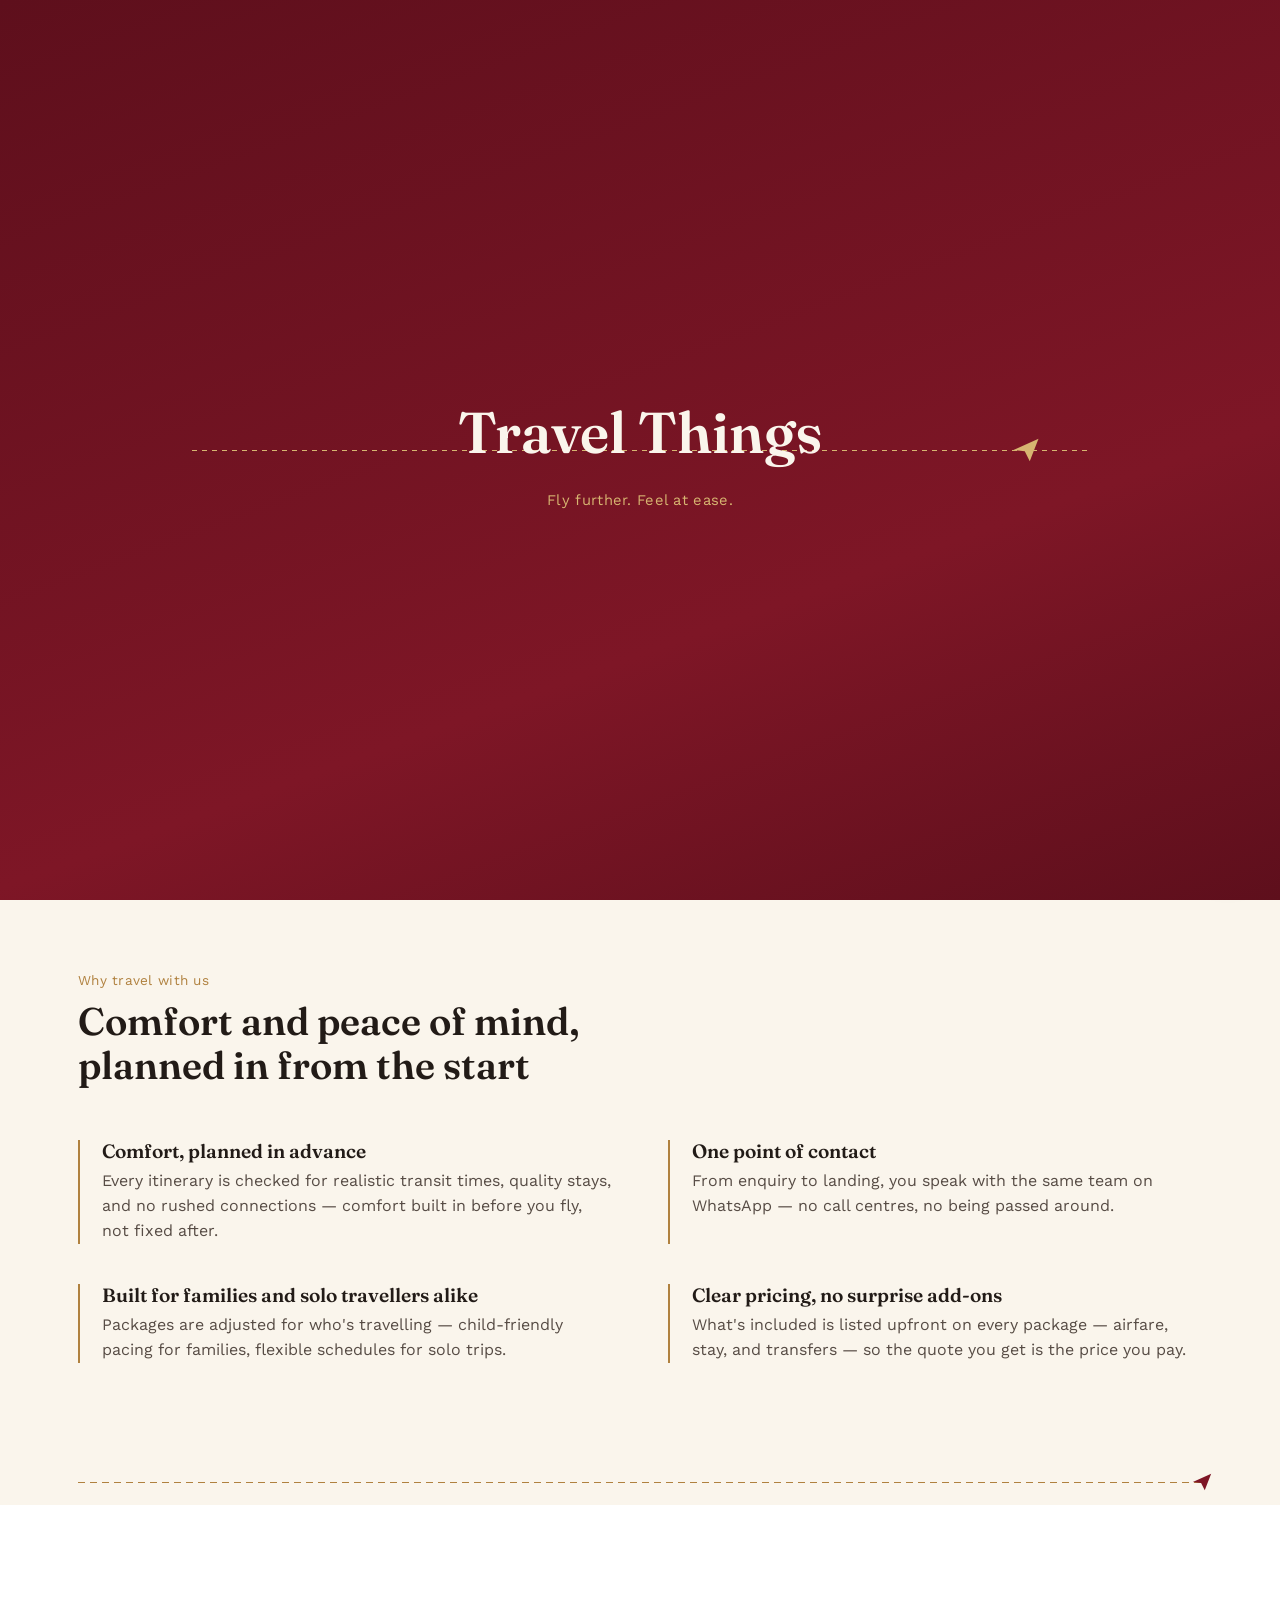
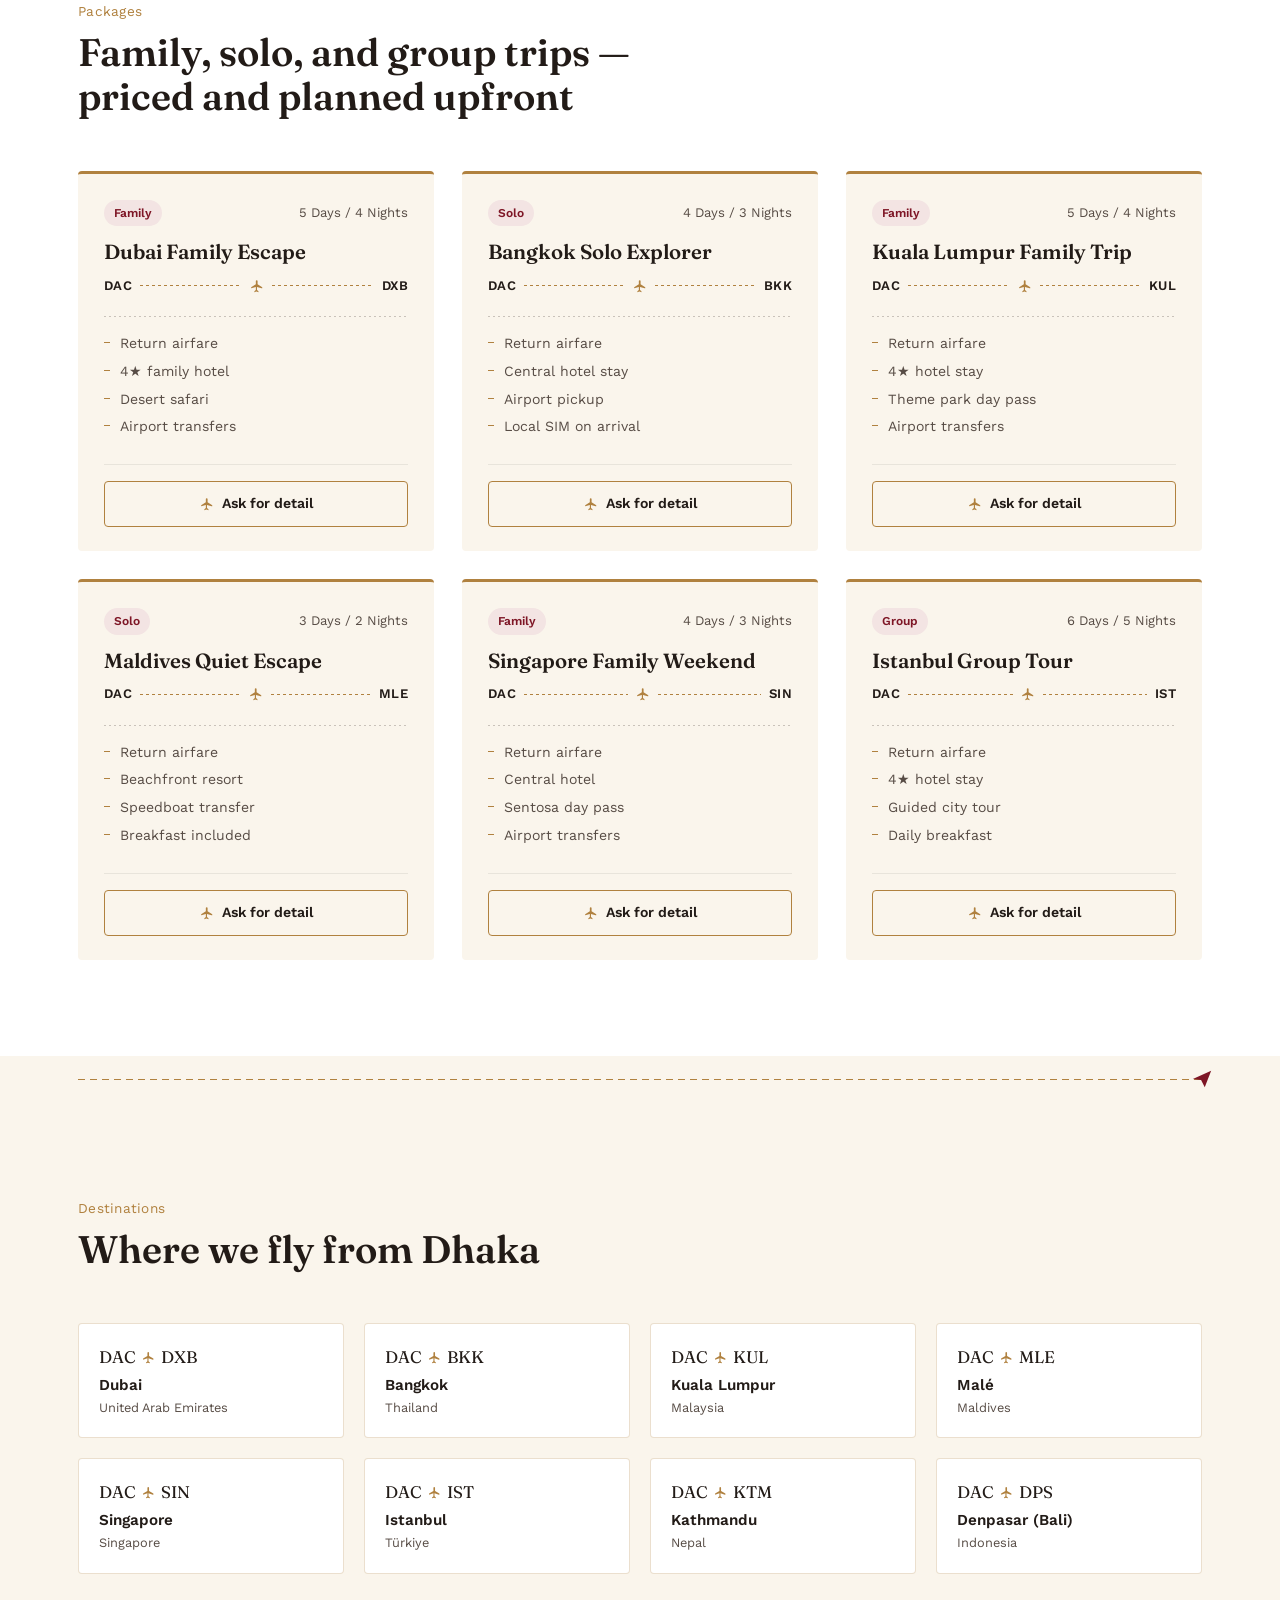
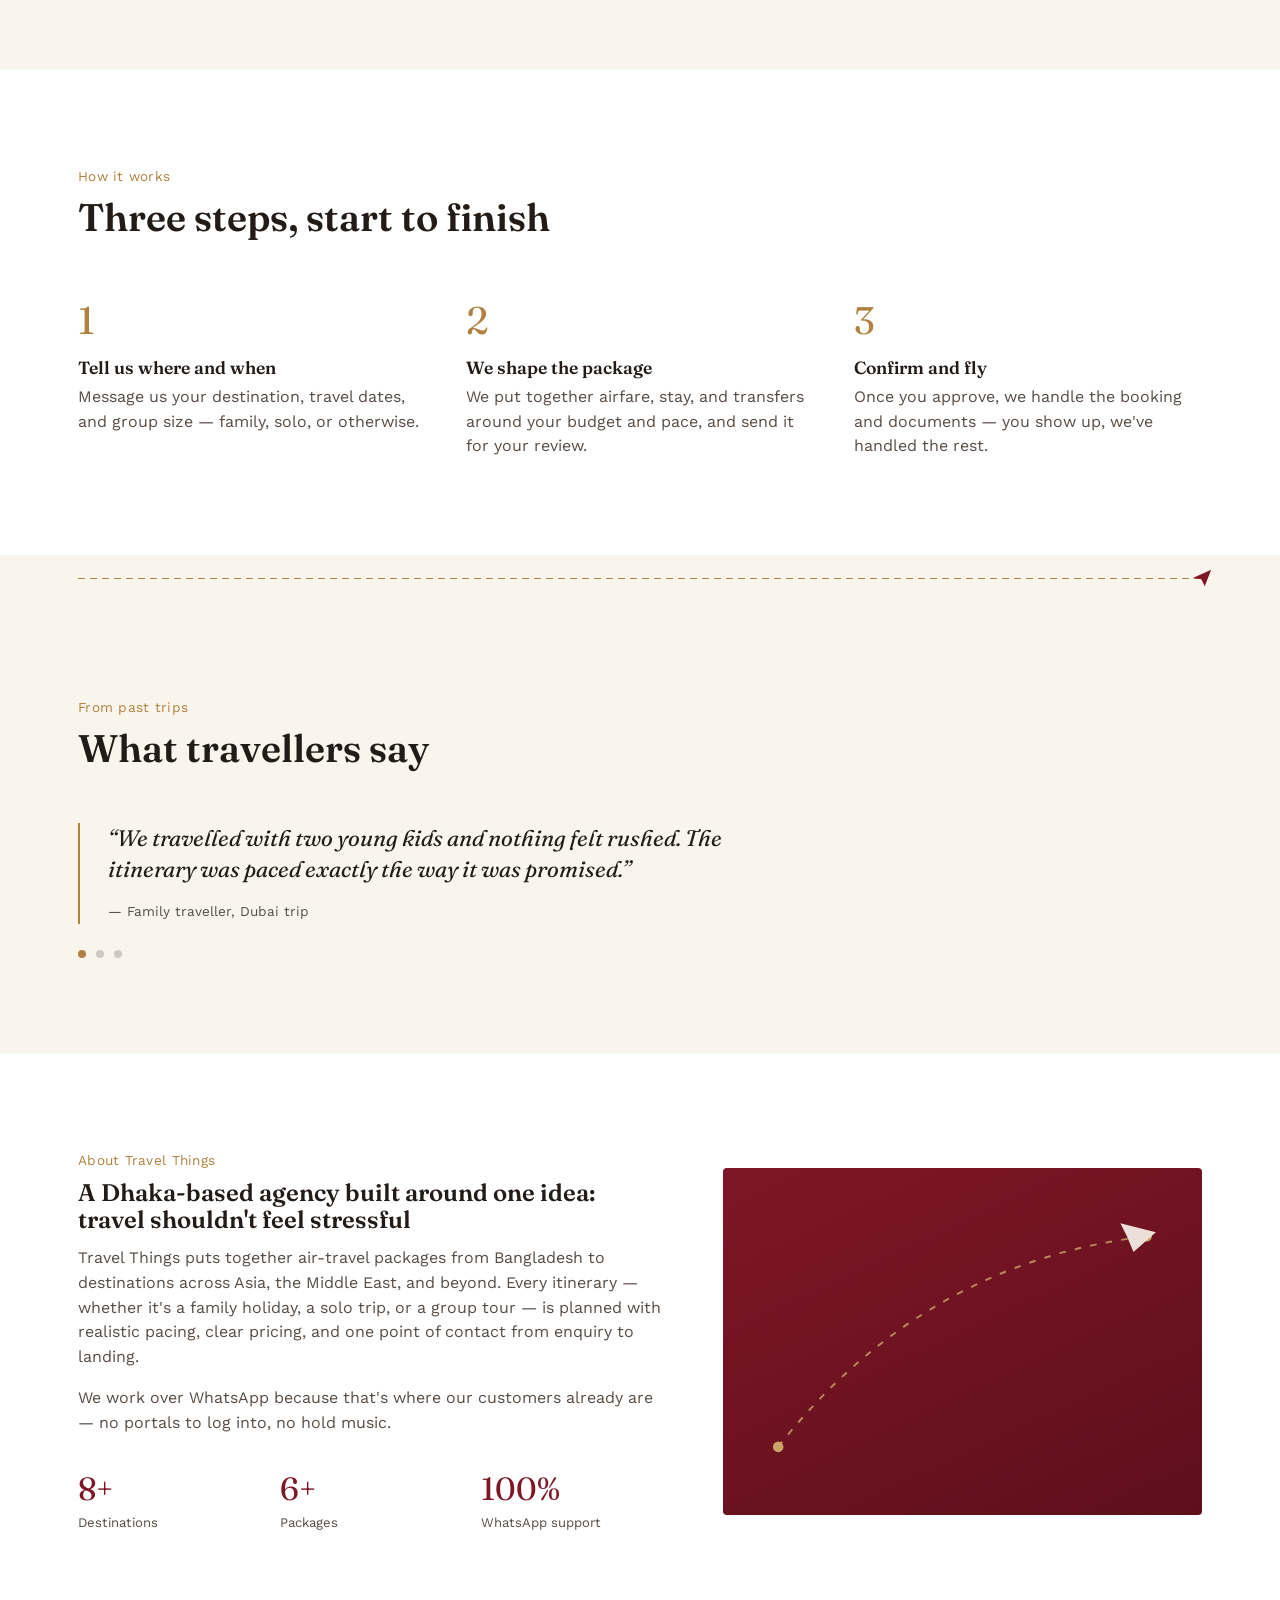
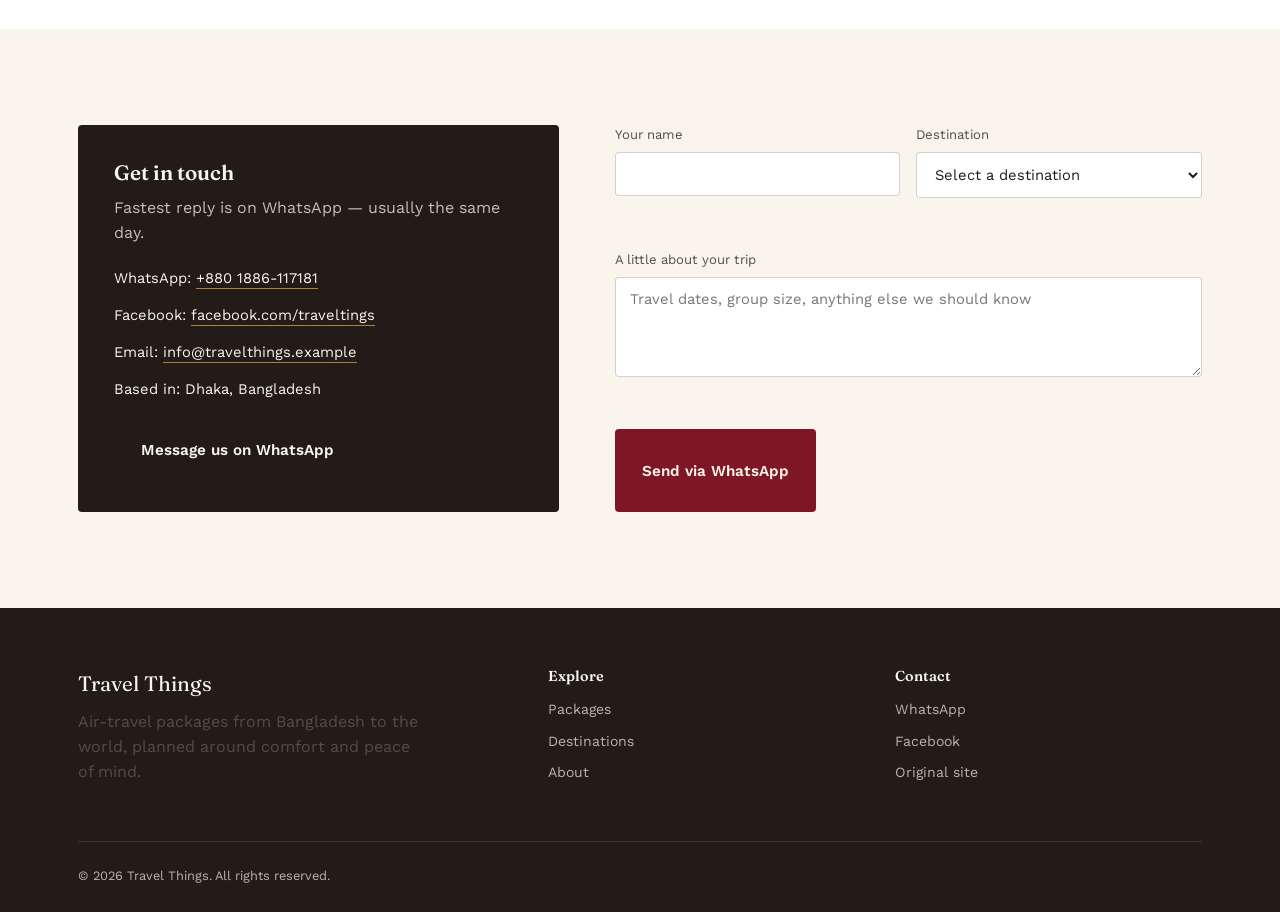
<file: index.html>
<!DOCTYPE html>
<html lang="en">
<head>
<meta charset="UTF-8">
<meta name="viewport" content="width=device-width, initial-scale=1.0">
<title>Travel Things — Air Travel Packages from Bangladesh</title>
<meta name="description" content="Travel Things designs air-travel packages from Bangladesh to the world — for families, solo travellers, and groups — built around comfort and peace of mind.">
<link rel="icon" href="data:image/svg+xml,<svg xmlns='http://www.w3.org/2000/svg' viewBox='0 0 100 100'><text y='.9em' font-size='84'>%E2%9C%88%EF%B8%8F</text></svg>">
<link rel="preconnect" href="https://fonts.googleapis.com">
<link rel="preconnect" href="https://fonts.gstatic.com" crossorigin>
<link href="https://fonts.googleapis.com/css2?family=Fraunces:ital,wght@0,500;0,600;1,500&family=Work+Sans:wght@400;500;600&display=swap" rel="stylesheet">
<style>
/* ============================================================
   TRAVEL THINGS — STYLESHEET
   Palette: deep aviation maroon + brass gold + warm ivory
   Type: Fraunces (headings) / Work Sans (body, UI)
   ============================================================ */

:root {
  --maroon: #7E1626;
  --maroon-dark: #5E0F1C;
  --maroon-tint: #F3E4E3;
  --gold: #B0813F;
  --gold-light: #D7B571;
  --ivory: #FAF5EC;
  --cloud: #E8EAE4;
  --charcoal: #221B17;
  --charcoal-soft: #574C45;
  --white: #FFFFFF;

  --font-display: "Fraunces", Georgia, serif;
  --font-body: "Work Sans", -apple-system, BlinkMacSystemFont, sans-serif;

  --container: 1180px;
  --radius: 4px;
  --nav-height: 78px;

  --ease: cubic-bezier(.65, 0, .35, 1);
}

* { box-sizing: border-box; }
html { scroll-behavior: smooth; }

body {
  margin: 0;
  font-family: var(--font-body);
  background: var(--ivory);
  color: var(--charcoal);
  line-height: 1.55;
  -webkit-font-smoothing: antialiased;
}

img, svg { display: block; max-width: 100%; }

h1, h2, h3, h4 {
  font-family: var(--font-display);
  font-weight: 600;
  line-height: 1.15;
  margin: 0 0 .5em;
  color: var(--charcoal);
}

p { margin: 0 0 1em; color: var(--charcoal-soft); max-width: 62ch; }

a { color: inherit; text-decoration: none; }

.container {
  width: 100%;
  max-width: var(--container);
  margin: 0 auto;
  padding: 0 28px;
}

section { position: relative; }

.eyebrow {
  display: block;
  font-family: var(--font-body);
  font-size: .85rem;
  color: var(--gold);
  letter-spacing: .02em;
  margin-bottom: .6em;
}

/* -------------------- BUTTONS -------------------- */
.btn {
  display: inline-flex;
  align-items: center;
  gap: 8px;
  padding: 13px 26px;
  border-radius: var(--radius);
  font-family: var(--font-body);
  font-size: .95rem;
  font-weight: 600;
  border: 1px solid transparent;
  cursor: pointer;
  transition: background .25s var(--ease), color .25s var(--ease), border-color .25s var(--ease), transform .2s var(--ease);
}
.btn:active { transform: translateY(1px); }

.btn-primary {
  background: var(--maroon);
  color: var(--ivory);
}
.btn-primary:hover { background: var(--maroon-dark); }

.btn-outline {
  background: transparent;
  border-color: var(--gold);
  color: var(--charcoal);
}
.btn-outline:hover { background: var(--gold); border-color: var(--gold); color: var(--white); }

.btn-whatsapp {
  background: var(--charcoal);
  color: var(--ivory);
}
.btn-whatsapp:hover { background: var(--maroon-dark); }

/* -------------------- OPENING INTRO -------------------- */
/* Full-screen splash played once on load: a plane crosses left-to-right
   while the brand name is revealed in the same motion (a clip-path wipe
   timed to the plane's flight), then the whole thing lifts away to
   reveal the site. Click anywhere to skip. Respects reduced motion. */
.intro-overlay {
  position: fixed;
  inset: 0;
  z-index: 900;
  display: flex;
  align-items: center;
  justify-content: center;
  background: linear-gradient(160deg, var(--maroon-dark) 0%, var(--maroon) 65%, var(--maroon-dark) 100%);
  cursor: pointer;
  transition: opacity .75s var(--ease), transform .75s var(--ease);
}
.intro-overlay.exit {
  opacity: 0;
  transform: translateY(-4%);
  pointer-events: none;
}
.intro-overlay.hidden { display: none; }

.intro-inner {
  position: relative;
  width: min(88vw, 640px);
}

.intro-track {
  position: absolute;
  left: -20%; right: -20%; top: 50%;
  height: 1px;
  transform: translateY(-50%);
  overflow: hidden;
}
.intro-track::before {
  content: "";
  position: absolute; inset: 0;
  background-image: linear-gradient(to right, var(--gold-light) 55%, transparent 0%);
  background-size: 10px 1px;
  background-repeat: repeat-x;
  transform: scaleX(0);
  transform-origin: left;
  animation: introTrail 1.6s var(--ease) .1s forwards;
}
@keyframes introTrail { from { transform: scaleX(0); } to { transform: scaleX(1); } }

.intro-plane {
  position: absolute;
  top: 50%; left: -10%;
  width: 30px; height: 30px;
  transform: translateY(-50%);
  fill: var(--gold-light);
  opacity: 0;
  animation: introFly 1.6s var(--ease) .1s forwards;
}
@keyframes introFly {
  0%   { left: -10%; opacity: 0; }
  10%  { opacity: 1; }
  100% { left: 108%; opacity: 1; }
}

.intro-brand {
  position: relative;
  display: flex;
  flex-direction: column;
  align-items: center;
  gap: 12px;
  text-align: center;
}
.intro-name {
  font-family: var(--font-display);
  font-size: clamp(2.1rem, 7vw, 3.6rem);
  font-weight: 600;
  color: var(--ivory);
  white-space: nowrap;
  clip-path: inset(0 100% 0 0);
  animation: introReveal 1.6s var(--ease) .1s forwards;
}
@keyframes introReveal {
  from { clip-path: inset(0 100% 0 0); }
  to   { clip-path: inset(0 0% 0 0); }
}
.intro-tagline {
  font-family: var(--font-body);
  font-size: .92rem;
  letter-spacing: .02em;
  color: var(--gold-light);
  opacity: 0;
  transform: translateY(6px);
  animation: introFade .6s ease 1.75s forwards;
}
@keyframes introFade {
  to { opacity: 1; transform: translateY(0); }
}

@media (max-width: 560px) {
  .intro-plane { width: 24px; height: 24px; }
}

/* -------------------- HEADER / NAV -------------------- */
.site-header {
  position: fixed;
  top: 0; left: 0; right: 0;
  height: var(--nav-height);
  display: flex;
  align-items: center;
  background: rgba(250, 245, 236, .92);
  backdrop-filter: blur(8px);
  border-bottom: 1px solid rgba(176, 129, 63, .25);
  z-index: 500;
}

.site-header .container {
  display: flex;
  align-items: center;
  justify-content: space-between;
}

/* Logo — customizable area. See README / index.html comment for swap instructions. */
.logo {
  display: flex;
  align-items: center;
  gap: 10px;
  font-family: var(--font-display);
  font-size: 1.35rem;
  font-weight: 600;
  color: var(--maroon);
  white-space: nowrap;
}
.logo .logo-mark { width: 26px; height: 26px; flex-shrink: 0; }
.logo-img { height: 34px; width: auto; } /* used automatically if an <img> logo is supplied */

.nav-links {
  display: flex;
  align-items: center;
  gap: 34px;
  list-style: none;
  margin: 0; padding: 0;
}
.nav-links a {
  font-size: .95rem;
  font-weight: 500;
  color: var(--charcoal);
  position: relative;
  padding-bottom: 4px;
}
.nav-links a::after {
  content: "";
  position: absolute;
  left: 0; bottom: 0;
  width: 0%;
  height: 1px;
  background: var(--gold);
  transition: width .3s var(--ease);
}
.nav-links a:hover::after { width: 100%; }

.nav-right { display: flex; align-items: center; gap: 22px; }

.nav-toggle {
  display: none;
  flex-direction: column;
  gap: 5px;
  background: none;
  border: none;
  cursor: pointer;
  padding: 6px;
}
.nav-toggle span { width: 24px; height: 2px; background: var(--charcoal); display: block; }

/* -------------------- HERO -------------------- */
.hero {
  min-height: 92vh;
  display: flex;
  align-items: center;
  padding-top: var(--nav-height);
  position: relative;
  overflow: hidden;
  background:
    radial-gradient(ellipse at 85% 20%, rgba(176,129,63,.14), transparent 55%),
    var(--ivory);
}

.hero .container {
  display: grid;
  grid-template-columns: 1.05fr .95fr;
  align-items: center;
  gap: 50px;
}

.hero-eyebrow-line {
  display: flex;
  align-items: center;
  gap: 12px;
  margin-bottom: 22px;
}
.hero-eyebrow-line .rule { width: 40px; height: 1px; background: var(--gold); }
.hero-eyebrow-line span { font-size: .85rem; letter-spacing: .02em; color: var(--gold); }

.hero h1 {
  font-size: clamp(2.6rem, 5vw, 4rem);
  margin-bottom: .3em;
}
.hero h1 em {
  font-style: italic;
  color: var(--maroon);
}

.hero .lede {
  font-size: 1.1rem;
  max-width: 46ch;
  margin-bottom: 2em;
}

.hero-ctas { display: flex; gap: 16px; flex-wrap: wrap; }

.hero-art {
  position: relative;
  height: 420px;
}

/* Hero flight scene: dashed route + plane that flies in once on load */
.flight-scene {
  position: absolute;
  inset: 0;
}
.flight-scene .route-path {
  stroke: var(--gold);
  stroke-width: 1.5;
  stroke-dasharray: 6 8;
  fill: none;
  opacity: .55;
}
.flight-scene .plane {
  transform-box: fill-box;
  transform-origin: center;
  fill: var(--maroon);
  opacity: 0;
  offset-rotate: auto;
  offset-distance: 0%;
}
.flight-scene .city-dot { fill: var(--maroon); }
.flight-scene .city-label {
  font-family: var(--font-body);
  font-size: 12px;
  fill: var(--charcoal-soft);
}

/* plane travels along the path once, on load */
@keyframes flyIn {
  0%   { offset-distance: 0%; opacity: 0; }
  8%   { opacity: 1; }
  100% { offset-distance: 100%; opacity: 1; }
}
.flight-scene .plane.animate {
  offset-path: path(var(--route-d));
  animation: flyIn 2.4s var(--ease) .3s both;
}

/* -------------------- FLIGHT-PATH SECTION DIVIDER -------------------- */
/* Reused structural device between major sections: a dashed route that
   draws in and a small plane that crosses it once the divider is scrolled
   into view. Same motif as the hero — not a random decorative repeat. */
.flight-divider {
  position: relative;
  height: 46px;
  margin: 0 auto;
  max-width: var(--container);
  padding: 0 28px;
}
.flight-divider::before {
  content: "";
  position: absolute;
  top: 50%; left: 28px; right: 28px;
  height: 1px;
  background-image: linear-gradient(to right, var(--gold) 60%, transparent 0%);
  background-size: 12px 1px;
  background-repeat: repeat-x;
  transform: scaleX(0);
  transform-origin: left;
  transition: transform 1.5s var(--ease);
}
.flight-divider .divider-plane {
  position: absolute;
  top: 50%;
  left: 0;
  width: 22px; height: 22px;
  transform: translate(-50%, -50%);
  opacity: 0;
  transition: left 1.5s var(--ease), opacity .4s ease;
}
.flight-divider.in-view::before { transform: scaleX(1); }
.flight-divider.in-view .divider-plane { left: calc(100% - 28px); opacity: 1; }
.flight-divider .divider-plane svg { width: 100%; height: 100%; fill: var(--maroon); }

/* -------------------- SECTIONS (shared) -------------------- */
.section {
  padding: 96px 0;
}
.section-alt { background: var(--white); }
.section-head {
  max-width: 640px;
  margin-bottom: 52px;
}
.section-head h2 { font-size: clamp(1.9rem, 3vw, 2.6rem); }

/* -------------------- WHY US -------------------- */
.why-grid {
  display: grid;
  grid-template-columns: repeat(2, 1fr);
  gap: 40px 56px;
}
.why-item { border-left: 2px solid var(--gold); padding-left: 22px; }
.why-item h3 { font-size: 1.2rem; margin-bottom: .4em; }
.why-item p { margin: 0; }

/* -------------------- BOOKING STEPS -------------------- */
.steps {
  display: grid;
  grid-template-columns: repeat(3, 1fr);
  gap: 40px;
}
.step .step-num {
  font-family: var(--font-display);
  font-size: 2.4rem;
  color: var(--gold);
  margin-bottom: .2em;
}
.step h3 { font-size: 1.1rem; margin-bottom: .35em; }
.step p { margin: 0; }

/* -------------------- PACKAGES (ticket cards) -------------------- */
.filter-pill {
  display: none;
  align-items: center;
  gap: 10px;
  background: var(--maroon-tint);
  color: var(--maroon-dark);
  border-radius: 999px;
  padding: 8px 16px;
  font-size: .88rem;
  width: fit-content;
  margin-bottom: 28px;
}
.filter-pill.active { display: inline-flex; }
.filter-pill button {
  background: none; border: none; cursor: pointer;
  color: var(--maroon-dark); font-size: 1rem; line-height: 1;
  padding: 0;
}

.package-grid {
  display: grid;
  grid-template-columns: repeat(3, 1fr);
  gap: 28px;
}

.ticket-card {
  background: var(--ivory);
  border-top: 3px solid var(--gold);
  border-radius: var(--radius);
  padding: 26px 26px 24px;
  display: flex;
  flex-direction: column;
  transition: transform .25s var(--ease), opacity .25s var(--ease);
}
.section-alt .ticket-card { background: var(--ivory); }

.ticket-top {
  display: flex;
  justify-content: space-between;
  align-items: center;
  margin-bottom: 14px;
}
.ticket-type {
  font-size: .75rem;
  font-weight: 600;
  color: var(--maroon);
  background: var(--maroon-tint);
  padding: 4px 10px;
  border-radius: 999px;
}
.ticket-duration { font-size: .82rem; color: var(--charcoal-soft); }

.ticket-card h3 { font-size: 1.28rem; margin-bottom: 12px; }

.route-line {
  display: flex;
  align-items: center;
  gap: 8px;
  font-size: .82rem;
  color: var(--charcoal-soft);
  margin-bottom: 16px;
}
.route-line .code { font-weight: 600; color: var(--charcoal); letter-spacing: .03em; }
.route-line .dashes {
  flex: 1;
  height: 1px;
  background-image: linear-gradient(to right, var(--gold) 50%, transparent 0%);
  background-size: 6px 1px;
  background-repeat: repeat-x;
}
.route-line svg { width: 14px; height: 14px; flex-shrink: 0; fill: var(--gold); }

.ticket-perforation {
  height: 1px;
  background-image: linear-gradient(to right, var(--charcoal-soft) 50%, transparent 0%);
  background-size: 5px 1px;
  background-repeat: repeat-x;
  opacity: .3;
  margin: 4px 0 16px;
}

.ticket-highlights {
  list-style: none;
  margin: 0 0 20px; padding: 0;
  font-size: .88rem;
  color: var(--charcoal-soft);
}
.ticket-highlights li { padding-left: 16px; position: relative; margin-bottom: 6px; }
.ticket-highlights li::before {
  content: "";
  position: absolute; left: 0; top: 9px;
  width: 6px; height: 1px;
  background: var(--gold);
}

.ticket-footer {
  margin-top: auto;
  padding-top: 16px;
  border-top: 1px solid rgba(34,27,23,.08);
}
.ticket-ask {
  display: flex;
  align-items: center;
  justify-content: center;
  gap: 8px;
  width: 100%;
  padding: 11px 0;
  border: 1px solid var(--gold);
  border-radius: var(--radius);
  font-size: .88rem;
  font-weight: 600;
  color: var(--charcoal);
  transition: background .25s var(--ease), color .25s var(--ease), border-color .25s var(--ease);
}
.ticket-ask svg { width: 14px; height: 14px; fill: var(--gold); transition: fill .25s var(--ease); flex-shrink: 0; }
.ticket-ask:hover { background: var(--maroon); border-color: var(--maroon); color: var(--ivory); }
.ticket-ask:hover svg { fill: var(--ivory); }

.ticket-card.dimmed { opacity: .35; }

/* -------------------- DESTINATIONS -------------------- */
.destination-grid {
  display: grid;
  grid-template-columns: repeat(4, 1fr);
  gap: 20px;
}
.dest-card {
  background: var(--white);
  border-radius: var(--radius);
  padding: 20px;
  cursor: pointer;
  border: 1px solid rgba(176,129,63,.25);
  transition: border-color .2s var(--ease), transform .2s var(--ease);
}
.section-alt .dest-card { background: var(--ivory); }
.dest-card:hover { border-color: var(--gold); transform: translateY(-3px); }
.dest-route {
  display: flex;
  align-items: center;
  gap: 6px;
  font-family: var(--font-display);
  font-size: 1.05rem;
  color: var(--charcoal);
  margin-bottom: 4px;
}
.dest-route svg { width: 13px; height: 13px; fill: var(--gold); flex-shrink: 0; }
.dest-city { font-size: .95rem; font-weight: 600; }
.dest-country { font-size: .8rem; color: var(--charcoal-soft); }

/* -------------------- TESTIMONIALS -------------------- */
.testimonial-wrap { max-width: 720px; }
.testimonial-slide {
  display: none;
  border-left: 2px solid var(--gold);
  padding-left: 28px;
}
.testimonial-slide.active { display: block; animation: fadeIn .6s ease; }
.testimonial-slide blockquote {
  font-family: var(--font-display);
  font-size: 1.4rem;
  font-style: italic;
  color: var(--charcoal);
  margin: 0 0 .6em;
  line-height: 1.4;
}
.testimonial-slide cite {
  font-style: normal;
  font-size: .85rem;
  color: var(--charcoal-soft);
}
@keyframes fadeIn { from { opacity: 0; } to { opacity: 1; } }

.testimonial-dots { display: flex; gap: 10px; margin-top: 26px; }
.testimonial-dots button {
  width: 8px; height: 8px; border-radius: 50%;
  border: none; background: rgba(34,27,23,.2);
  cursor: pointer; padding: 0;
}
.testimonial-dots button.active { background: var(--gold); }

/* -------------------- ABOUT -------------------- */
.about-grid {
  display: grid;
  grid-template-columns: 1.1fr .9fr;
  gap: 60px;
  align-items: center;
}
.about-stats {
  display: grid;
  grid-template-columns: repeat(3, 1fr);
  gap: 20px;
  margin-top: 28px;
}
.about-stats .stat-num {
  font-family: var(--font-display);
  font-size: 2rem;
  color: var(--maroon);
}
.about-stats .stat-label { font-size: .82rem; color: var(--charcoal-soft); }

.about-panel {
  background: linear-gradient(155deg, var(--maroon) 0%, var(--maroon-dark) 100%);
  border-radius: var(--radius);
  padding: 42px;
  min-height: 320px;
  display: flex;
  align-items: flex-end;
}
.about-panel svg { width: 100%; height: auto; opacity: .9; }

/* -------------------- CONTACT -------------------- */
.contact-grid {
  display: grid;
  grid-template-columns: .9fr 1.1fr;
  gap: 56px;
}
.contact-info-card {
  background: var(--charcoal);
  color: var(--ivory);
  border-radius: var(--radius);
  padding: 36px;
}
.contact-info-card h3 { color: var(--ivory); font-size: 1.3rem; }
.contact-info-card p { color: rgba(250,245,236,.75); }
.contact-list { list-style: none; margin: 22px 0 0; padding: 0; }
.contact-list li { margin-bottom: 14px; font-size: .92rem; }
.contact-list a { border-bottom: 1px solid var(--gold); padding-bottom: 1px; }

.contact-form {
  display: grid;
  gap: 16px;
}
.form-row { display: grid; grid-template-columns: 1fr 1fr; gap: 16px; }
.contact-form label {
  display: block;
  font-size: .82rem;
  color: var(--charcoal-soft);
  margin-bottom: 6px;
}
.contact-form input,
.contact-form select,
.contact-form textarea {
  width: 100%;
  padding: 12px 14px;
  border: 1px solid rgba(34,27,23,.2);
  border-radius: var(--radius);
  background: var(--white);
  font-family: var(--font-body);
  font-size: .92rem;
  color: var(--charcoal);
}
.contact-form textarea { resize: vertical; min-height: 100px; }
.contact-form .field { display: flex; flex-direction: column; }

/* -------------------- FOOTER -------------------- */
.site-footer {
  background: var(--charcoal);
  color: rgba(250,245,236,.7);
  padding: 60px 0 26px;
}
.footer-grid {
  display: grid;
  grid-template-columns: 1.4fr 1fr 1fr;
  gap: 40px;
  padding-bottom: 40px;
  border-bottom: 1px solid rgba(250,245,236,.12);
}
.footer-logo {
  font-family: var(--font-display);
  font-size: 1.3rem;
  color: var(--ivory);
  margin-bottom: 10px;
}
.footer-col h4 {
  color: var(--ivory);
  font-size: .9rem;
  margin-bottom: 14px;
}
.footer-col ul { list-style: none; margin: 0; padding: 0; }
.footer-col li { margin-bottom: 10px; font-size: .88rem; }
.footer-col a:hover { color: var(--gold-light); }
.footer-bottom {
  display: flex;
  justify-content: space-between;
  align-items: center;
  padding-top: 24px;
  font-size: .8rem;
}

/* -------------------- WHATSAPP FLOATING BUTTON -------------------- */
.wa-float {
  position: fixed;
  right: 24px;
  bottom: 24px;
  width: 56px; height: 56px;
  border-radius: 50%;
  background: var(--maroon);
  display: flex;
  align-items: center;
  justify-content: center;
  z-index: 400;
  box-shadow: 0 6px 20px rgba(94,15,28,.35);
  transition: transform .2s var(--ease), background .2s var(--ease);
}
.wa-float:hover { transform: translateY(-3px); background: var(--maroon-dark); }
.wa-float svg { width: 26px; height: 26px; fill: var(--ivory); }

/* -------------------- RESPONSIVE -------------------- */
@media (max-width: 980px) {
  .hero .container { grid-template-columns: 1fr; }
  .hero-art { height: 280px; order: -1; }
  .why-grid { grid-template-columns: 1fr; }
  .steps { grid-template-columns: 1fr; gap: 30px; }
  .package-grid { grid-template-columns: repeat(2, 1fr); }
  .destination-grid { grid-template-columns: repeat(3, 1fr); }
  .about-grid { grid-template-columns: 1fr; }
  .about-panel { order: -1; min-height: 220px; }
  .contact-grid { grid-template-columns: 1fr; }
}

@media (max-width: 720px) {
  .nav-links, .nav-right .btn-outline { display: none; }
  .nav-toggle { display: flex; }
  .nav-links.open {
    display: flex;
    flex-direction: column;
    position: absolute;
    top: var(--nav-height);
    left: 0; right: 0;
    background: var(--ivory);
    padding: 24px 28px;
    gap: 20px;
    border-bottom: 1px solid rgba(176,129,63,.25);
  }
  .section { padding: 64px 0; }
  .package-grid { grid-template-columns: 1fr; }
  .destination-grid { grid-template-columns: repeat(2, 1fr); }
  .form-row { grid-template-columns: 1fr; }
  .footer-grid { grid-template-columns: 1fr; gap: 30px; }
  .footer-bottom { flex-direction: column; gap: 10px; align-items: flex-start; }
}

/* -------------------- ACCESSIBILITY -------------------- */
a:focus-visible, button:focus-visible, input:focus-visible, textarea:focus-visible, select:focus-visible {
  outline: 2px solid var(--maroon);
  outline-offset: 2px;
}

@media (prefers-reduced-motion: reduce) {
  html { scroll-behavior: auto; }
  .intro-overlay { display: none; }
  .flight-scene .plane.animate { animation: none; offset-distance: 100%; opacity: 1; }
  .flight-divider::before { transition: none; transform: scaleX(1); }
  .flight-divider .divider-plane { transition: none; left: calc(100% - 28px); opacity: 1; }
  .testimonial-slide.active { animation: none; }
}

</style>
</head>
<body>

<!-- ============ OPENING INTRO ============ -->
<!-- Full-screen splash: plane flies left to right while the brand name
     wipes in with it, then the whole thing lifts away. Plays once on
     load; click anywhere to skip. See main.js: wireIntro(). -->
<div class="intro-overlay" id="intro-overlay" role="presentation">
  <div class="intro-inner">
    <div class="intro-track"></div>
    <svg class="intro-plane" viewBox="0 0 24 24" aria-hidden="true"><path d="M2 12 L22 3 L15 21 L11 13 Z"/></svg>
    <div class="intro-brand">
      <span class="intro-name" data-brand-name>Travel Things</span>
      <span class="intro-tagline" data-tagline>Fly further. Feel at ease.</span>
    </div>
  </div>
</div>

<!-- ============ HEADER ============ -->
<header class="site-header">
  <div class="container">

    <!--
      LOGO — CUSTOMIZABLE
      Right now this shows a text wordmark. To use an actual logo image instead:
      1) Put your logo file in an "assets" folder (e.g. assets/logo.png)
      2) Replace the <a class="logo" ...> block below with:
         <a href="#top" class="logo">
           <img src="assets/logo.png" alt="Travel Things logo" class="logo-img">
         </a>
      That's it — the header height and spacing already account for a logo image.
    -->
    <a href="#top" class="logo" id="top">
      <svg class="logo-mark" viewBox="0 0 24 24" aria-hidden="true"><path d="M2 12 L22 3 L15 21 L11 13 Z" fill="currentColor"/></svg>
      <span data-brand-name>Travel Things</span>
    </a>

    <nav>
      <ul class="nav-links" id="nav-links">
        <li><a href="#packages">Packages</a></li>
        <li><a href="#destinations">Destinations</a></li>
        <li><a href="#why-us">Why Us</a></li>
        <li><a href="#about">About</a></li>
        <li><a href="#contact">Contact</a></li>
      </ul>
    </nav>

    <div class="nav-right">
      <a class="btn btn-outline" data-whatsapp-link target="_blank" rel="noopener">WhatsApp Us</a>
      <button class="nav-toggle" id="nav-toggle" aria-label="Toggle menu">
        <span></span><span></span><span></span>
      </button>
    </div>

  </div>
</header>

<main>

  <!-- ============ HERO ============ -->
  <section class="hero">
    <div class="container">
      <div class="hero-copy">
        <div class="hero-eyebrow-line">
          <span class="rule"></span>
          <span>Air travel packages from Bangladesh</span>
        </div>
        <h1>Fly further.<br><em>Feel at ease.</em></h1>
        <p class="lede">Travel Things designs tour packages from Dhaka to the world — for families, solo travellers, and groups — with every detail checked in advance so the only thing left to do is enjoy the trip.</p>
        <div class="hero-ctas">
          <a href="#packages" class="btn btn-primary">Explore Packages</a>
          <a data-whatsapp-link target="_blank" rel="noopener" class="btn btn-outline">Talk to Us on WhatsApp</a>
        </div>
      </div>

      <div class="hero-art">
        <svg class="flight-scene" viewBox="0 0 420 420" xmlns="http://www.w3.org/2000/svg" aria-hidden="true" focusable="false">
          <path class="route-path" d="M40,360 C120,300 170,150 380,60"></path>
          <circle class="city-dot" cx="40" cy="360" r="4"></circle>
          <text class="city-label" x="10" y="382">Dhaka · DAC</text>
          <circle class="city-dot" cx="380" cy="60" r="4"></circle>
          <text class="city-label" x="296" y="46">Anywhere</text>
          <path class="plane" d="M-9,-3 L9,-9 L2,9 L-1,-1 Z"></path>
        </svg>
      </div>
    </div>
  </section>

  <div class="flight-divider" aria-hidden="true">
    <div class="divider-plane"><svg viewBox="0 0 24 24"><path d="M2 12 L22 3 L15 21 L11 13 Z"/></svg></div>
  </div>

  <!-- ============ WHY US ============ -->
  <section class="section" id="why-us">
    <div class="container">
      <div class="section-head">
        <span class="eyebrow">Why travel with us</span>
        <h2>Comfort and peace of mind, planned in from the start</h2>
      </div>
      <div class="why-grid" id="why-grid"></div>
    </div>
  </section>

  <div class="flight-divider" aria-hidden="true">
    <div class="divider-plane"><svg viewBox="0 0 24 24"><path d="M2 12 L22 3 L15 21 L11 13 Z"/></svg></div>
  </div>

  <!-- ============ PACKAGES ============ -->
  <section class="section section-alt" id="packages">
    <div class="container">
      <div class="section-head">
        <span class="eyebrow">Packages</span>
        <h2>Family, solo, and group trips — priced and planned upfront</h2>
      </div>

      <div class="filter-pill" id="filter-pill">
        <span id="filter-label"></span>
        <button id="filter-clear" aria-label="Clear filter">✕</button>
      </div>

      <div class="package-grid" id="package-grid"></div>
    </div>
  </section>

  <div class="flight-divider" aria-hidden="true">
    <div class="divider-plane"><svg viewBox="0 0 24 24"><path d="M2 12 L22 3 L15 21 L11 13 Z"/></svg></div>
  </div>

  <!-- ============ DESTINATIONS ============ -->
  <section class="section" id="destinations">
    <div class="container">
      <div class="section-head">
        <span class="eyebrow">Destinations</span>
        <h2>Where we fly from Dhaka</h2>
      </div>
      <div class="destination-grid" id="destination-grid"></div>
    </div>
  </section>

  <!-- ============ BOOKING PROCESS ============ -->
  <section class="section section-alt">
    <div class="container">
      <div class="section-head">
        <span class="eyebrow">How it works</span>
        <h2>Three steps, start to finish</h2>
      </div>
      <div class="steps" id="steps-grid"></div>
    </div>
  </section>

  <div class="flight-divider" aria-hidden="true">
    <div class="divider-plane"><svg viewBox="0 0 24 24"><path d="M2 12 L22 3 L15 21 L11 13 Z"/></svg></div>
  </div>

  <!-- ============ TESTIMONIALS ============ -->
  <section class="section" id="testimonials">
    <div class="container">
      <div class="section-head">
        <span class="eyebrow">From past trips</span>
        <h2>What travellers say</h2>
      </div>
      <div class="testimonial-wrap" id="testimonial-wrap"></div>
      <div class="testimonial-dots" id="testimonial-dots"></div>
    </div>
  </section>

  <!-- ============ ABOUT ============ -->
  <section class="section section-alt" id="about">
    <div class="container about-grid">
      <div>
        <span class="eyebrow">About Travel Things</span>
        <h2>A Dhaka-based agency built around one idea: travel shouldn't feel stressful</h2>
        <p>Travel Things puts together air-travel packages from Bangladesh to destinations across Asia, the Middle East, and beyond. Every itinerary — whether it's a family holiday, a solo trip, or a group tour — is planned with realistic pacing, clear pricing, and one point of contact from enquiry to landing.</p>
        <p>We work over WhatsApp because that's where our customers already are — no portals to log into, no hold music.</p>
        <div class="about-stats">
          <div><div class="stat-num" id="stat-destinations">0</div><div class="stat-label">Destinations</div></div>
          <div><div class="stat-num" id="stat-packages">0</div><div class="stat-label">Packages</div></div>
          <div><div class="stat-num">100%</div><div class="stat-label">WhatsApp support</div></div>
        </div>
      </div>
      <div class="about-panel">
        <svg viewBox="0 0 300 200" xmlns="http://www.w3.org/2000/svg" aria-hidden="true">
          <path d="M10,180 Q120,40 290,20" stroke="#D7B571" stroke-width="1.5" stroke-dasharray="5 7" fill="none" opacity=".8"></path>
          <circle cx="10" cy="180" r="4" fill="#D7B571"></circle>
          <circle cx="290" cy="20" r="4" fill="#D7B571"></circle>
          <path d="M270,10 L297,17 L280,32 L275,20 Z" fill="#FAF5EC"></path>
        </svg>
      </div>
    </div>
  </section>

  <!-- ============ CONTACT ============ -->
  <section class="section" id="contact">
    <div class="container contact-grid">
      <div class="contact-info-card">
        <h3>Get in touch</h3>
        <p>Fastest reply is on WhatsApp — usually the same day.</p>
        <ul class="contact-list">
          <li>WhatsApp: <a data-whatsapp-link data-whatsapp-display target="_blank" rel="noopener"></a></li>
          <li>Facebook: <a data-facebook-link target="_blank" rel="noopener">facebook.com/traveltings</a></li>
          <li>Email: <a data-email href="#"></a></li>
          <li>Based in: <span data-address></span></li>
        </ul>
        <div style="margin-top:24px;">
          <a class="btn btn-whatsapp" data-whatsapp-link target="_blank" rel="noopener">Message us on WhatsApp</a>
        </div>
      </div>

      <form class="contact-form" id="contact-form">
        <div class="form-row">
          <div class="field">
            <label for="name">Your name</label>
            <input type="text" id="name" name="name" required>
          </div>
          <div class="field">
            <label for="destination">Destination</label>
            <select id="destination" name="destination" required>
              <option value="">Select a destination</option>
            </select>
          </div>
        </div>
        <div class="field">
          <label for="message">A little about your trip</label>
          <textarea id="message" name="message" placeholder="Travel dates, group size, anything else we should know"></textarea>
        </div>
        <button type="submit" class="btn btn-primary" style="justify-self:start;">Send via WhatsApp</button>
      </form>
    </div>
  </section>

</main>

<!-- ============ FOOTER ============ -->
<footer class="site-footer">
  <div class="container">
    <div class="footer-grid">
      <div>
        <!-- Footer logo — same customization note as the header logo above -->
        <div class="footer-logo" data-brand-name>Travel Things</div>
        <p style="max-width:34ch;">Air-travel packages from Bangladesh to the world, planned around comfort and peace of mind.</p>
      </div>
      <div class="footer-col">
        <h4>Explore</h4>
        <ul>
          <li><a href="#packages">Packages</a></li>
          <li><a href="#destinations">Destinations</a></li>
          <li><a href="#about">About</a></li>
        </ul>
      </div>
      <div class="footer-col">
        <h4>Contact</h4>
        <ul>
          <li><a data-whatsapp-link target="_blank" rel="noopener">WhatsApp</a></li>
          <li><a data-facebook-link target="_blank" rel="noopener">Facebook</a></li>
          <li><a data-original-site-link target="_blank" rel="noopener">Original site</a></li>
        </ul>
      </div>
    </div>
    <div class="footer-bottom">
      <span>© <span id="year"></span> <span data-brand-name>Travel Things</span>. All rights reserved.</span>
    </div>
  </div>
</footer>

<a class="wa-float" data-whatsapp-link target="_blank" rel="noopener" aria-label="Message us on WhatsApp">
  <svg viewBox="0 0 32 32"><path d="M16.02 3C9.4 3 4 8.37 4 15c0 2.34.68 4.52 1.86 6.36L4 29l7.86-1.8A11.9 11.9 0 0 0 16.02 27C22.63 27 28 21.63 28 15S22.63 3 16.02 3zm6.85 16.6c-.29.82-1.7 1.55-2.35 1.63-.6.08-1.36.11-2.2-.14-.5-.15-1.15-.37-1.98-.72-3.5-1.5-5.78-5.05-5.96-5.29-.17-.24-1.42-1.9-1.42-3.61 0-1.72.9-2.56 1.22-2.91.32-.35.7-.44.93-.44.23 0 .47 0 .67.01.22.01.5-.08.79.6.29.7.98 2.42 1.06 2.6.09.17.14.37.03.6-.11.23-.17.37-.34.57-.17.2-.36.44-.51.6-.17.17-.35.36-.15.7.2.35.9 1.48 1.93 2.4 1.33 1.18 2.45 1.55 2.8 1.72.35.17.55.14.76-.09.2-.23.87-1.01 1.1-1.36.23-.35.46-.29.77-.17.32.11 2.02.95 2.37 1.12.35.17.58.26.66.4.09.15.09.86-.2 1.68z"/></svg>
</a>

<script>
/* ============================================================
   TRAVEL THINGS — SITE DATA
   ------------------------------------------------------------
   This file holds everything that changes often: packages,
   destinations, testimonials, and business contact details.
   Nothing in here touches layout or design — edit freely.

   HOW TO ADD A NEW PACKAGE
   Copy one block inside PACKAGES, give it a new unique "id",
   and fill in the fields. It will appear on the site automatically.

   HOW TO ADD A NEW DESTINATION
   Same idea — copy a block inside DESTINATIONS.

   See README.md in the project root for the full guide,
   including how to swap the logo and update contact details.
   ============================================================ */

// ---------- BUSINESS / CONTACT DETAILS ----------
const SITE_CONFIG = {
  brandName: "Travel Things",
  tagline: "Fly further. Feel at ease.",

  // Shown in the header/footer if no logo image is supplied.
  // To use a real logo instead, see the "logo" comment block
  // inside index.html — it explains exactly what to swap.
  logoText: "Travel Things",

  // Bangladesh number, digits only, country code included (no +, no spaces)
  whatsappNumber: "8801886117181",
  whatsappDisplay: "+880 1886-117181",

  // TODO: replace with the real Facebook Page URL
  facebookUrl: "https://facebook.com/",

  // TODO: replace with the agency's existing/original website, if it should stay linked
  originalWebsiteUrl: "#",

  // TODO: replace with a real support email
  email: "info@travelthings.example",

  address: "Dhaka, Bangladesh",
};

// ---------- WHY TRAVEL THINGS (comfort / peace-of-mind pillars) ----------
const WHY_US = [
  {
    title: "Comfort, planned in advance",
    description:
      "Every itinerary is checked for realistic transit times, quality stays, and no rushed connections — comfort built in before you fly, not fixed after.",
  },
  {
    title: "One point of contact",
    description:
      "From enquiry to landing, you speak with the same team on WhatsApp — no call centres, no being passed around.",
  },
  {
    title: "Built for families and solo travellers alike",
    description:
      "Packages are adjusted for who's travelling — child-friendly pacing for families, flexible schedules for solo trips.",
  },
  {
    title: "Clear pricing, no surprise add-ons",
    description:
      "What's included is listed upfront on every package — airfare, stay, and transfers — so the quote you get is the price you pay.",
  },
];

// ---------- BOOKING PROCESS (genuine sequence, so numbered steps are used) ----------
const BOOKING_STEPS = [
  {
    step: "Tell us where and when",
    description: "Message us your destination, travel dates, and group size — family, solo, or otherwise.",
  },
  {
    step: "We shape the package",
    description: "We put together airfare, stay, and transfers around your budget and pace, and send it for your review.",
  },
  {
    step: "Confirm and fly",
    description: "Once you approve, we handle the booking and documents — you show up, we've handled the rest.",
  },
];

// ---------- PACKAGES ----------
// type: "Family" | "Solo" | "Group"
// Note: "priceFrom" is kept on each package but is not currently shown on
// the site — cards show an "Ask for detail" button (via WhatsApp) instead.
// To bring pricing back later, see the ticket-footer block in main.js.
const PACKAGES = [
  {
    id: "dubai-family-5d",
    title: "Dubai Family Escape",
    type: "Family",
    fromCode: "DAC",
    toCode: "DXB",
    fromCity: "Dhaka",
    toCity: "Dubai, UAE",
    duration: "5 Days / 4 Nights",
    priceFrom: "৳ 68,000",
    highlights: ["Return airfare", "4★ family hotel", "Desert safari", "Airport transfers"],
  },
  {
    id: "bangkok-solo-4d",
    title: "Bangkok Solo Explorer",
    type: "Solo",
    fromCode: "DAC",
    toCode: "BKK",
    fromCity: "Dhaka",
    toCity: "Bangkok, Thailand",
    duration: "4 Days / 3 Nights",
    priceFrom: "৳ 42,000",
    highlights: ["Return airfare", "Central hotel stay", "Airport pickup", "Local SIM on arrival"],
  },
  {
    id: "kualalumpur-family-5d",
    title: "Kuala Lumpur Family Trip",
    type: "Family",
    fromCode: "DAC",
    toCode: "KUL",
    fromCity: "Dhaka",
    toCity: "Kuala Lumpur, Malaysia",
    duration: "5 Days / 4 Nights",
    priceFrom: "৳ 55,000",
    highlights: ["Return airfare", "4★ hotel stay", "Theme park day pass", "Airport transfers"],
  },
  {
    id: "maldives-solo-3d",
    title: "Maldives Quiet Escape",
    type: "Solo",
    fromCode: "DAC",
    toCode: "MLE",
    fromCity: "Dhaka",
    toCity: "Malé, Maldives",
    duration: "3 Days / 2 Nights",
    priceFrom: "৳ 74,000",
    highlights: ["Return airfare", "Beachfront resort", "Speedboat transfer", "Breakfast included"],
  },
  {
    id: "singapore-family-4d",
    title: "Singapore Family Weekend",
    type: "Family",
    fromCode: "DAC",
    toCode: "SIN",
    fromCity: "Dhaka",
    toCity: "Singapore",
    duration: "4 Days / 3 Nights",
    priceFrom: "৳ 61,000",
    highlights: ["Return airfare", "Central hotel", "Sentosa day pass", "Airport transfers"],
  },
  {
    id: "istanbul-group-6d",
    title: "Istanbul Group Tour",
    type: "Group",
    fromCode: "DAC",
    toCode: "IST",
    fromCity: "Dhaka",
    toCity: "Istanbul, Türkiye",
    duration: "6 Days / 5 Nights",
    priceFrom: "৳ 98,000",
    highlights: ["Return airfare", "4★ hotel stay", "Guided city tour", "Daily breakfast"],
  },
];

// ---------- DESTINATIONS (shown as boarding-pass style cards) ----------
const DESTINATIONS = [
  { city: "Dubai", country: "United Arab Emirates", code: "DXB" },
  { city: "Bangkok", country: "Thailand", code: "BKK" },
  { city: "Kuala Lumpur", country: "Malaysia", code: "KUL" },
  { city: "Malé", country: "Maldives", code: "MLE" },
  { city: "Singapore", country: "Singapore", code: "SIN" },
  { city: "Istanbul", country: "Türkiye", code: "IST" },
  { city: "Kathmandu", country: "Nepal", code: "KTM" },
  { city: "Denpasar (Bali)", country: "Indonesia", code: "DPS" },
];

// ---------- TESTIMONIALS ----------
// Replace with real customer quotes once available.
const TESTIMONIALS = [
  {
    quote:
      "We travelled with two young kids and nothing felt rushed. The itinerary was paced exactly the way it was promised.",
    name: "Family traveller, Dubai trip",
  },
  {
    quote:
      "I messaged on WhatsApp, got a clear quote the same day, and spoke to the same person right up until I landed back home.",
    name: "Solo traveller, Bangkok trip",
  },
  {
    quote:
      "Everything included was actually included. No extra charges once we arrived — that mattered more than I expected.",
    name: "Group traveller, Istanbul trip",
  },
];

</script>
<script>
/* ============================================================
   TRAVEL THINGS — SITE LOGIC
   Renders SITE_CONFIG / PACKAGES / DESTINATIONS / TESTIMONIALS
   (all defined in js/data.js) into the page, and drives the
   small set of interactions: nav, flight-path scroll reveals,
   destination -> package filtering, testimonial rotation, and
   WhatsApp deep links.
   ============================================================ */

const PLANE_SVG = `<svg viewBox="0 0 24 24"><path d="M21 16v-2l-8-5V3.5a1.5 1.5 0 0 0-3 0V9l-8 5v2l8-2.5V19l-2.5 2v1.5L11 21.5l3.5 1V21l-2.5-2v-5.5l8 2.5z"/></svg>`;

document.addEventListener("DOMContentLoaded", () => {
  applySiteConfig();
  renderWhyUs();
  renderSteps();
  renderPackages(PACKAGES);
  renderDestinations();
  renderTestimonials();
  wireNav();
  wireFlightDividers();
  wireIntro();
  wireTestimonialRotation();
  wireContactForm();
  document.getElementById("year").textContent = new Date().getFullYear();
});

/* ---------- Site config (contact links, brand name) ---------- */
function applySiteConfig() {
  document.querySelectorAll("[data-brand-name]").forEach(el => el.textContent = SITE_CONFIG.brandName);
  document.querySelectorAll("[data-tagline]").forEach(el => el.textContent = SITE_CONFIG.tagline);
  document.querySelectorAll("[data-whatsapp-link]").forEach(el => el.href = waLink());
  document.querySelectorAll("[data-whatsapp-display]").forEach(el => el.textContent = SITE_CONFIG.whatsappDisplay);
  document.querySelectorAll("[data-facebook-link]").forEach(el => el.href = SITE_CONFIG.facebookUrl);
  document.querySelectorAll("[data-original-site-link]").forEach(el => el.href = SITE_CONFIG.originalWebsiteUrl);
  document.querySelectorAll("[data-email]").forEach(el => { el.textContent = SITE_CONFIG.email; el.href = `mailto:${SITE_CONFIG.email}`; });
  document.querySelectorAll("[data-address]").forEach(el => el.textContent = SITE_CONFIG.address);
}

function waLink(prefilledText) {
  const base = `https://wa.me/${SITE_CONFIG.whatsappNumber}`;
  return prefilledText ? `${base}?text=${encodeURIComponent(prefilledText)}` : base;
}

/* ---------- Why Us ---------- */
function renderWhyUs() {
  const grid = document.getElementById("why-grid");
  grid.innerHTML = WHY_US.map(item => `
    <div class="why-item">
      <h3>${item.title}</h3>
      <p>${item.description}</p>
    </div>
  `).join("");
}

/* ---------- Booking steps ---------- */
function renderSteps() {
  const wrap = document.getElementById("steps-grid");
  wrap.innerHTML = BOOKING_STEPS.map((s, i) => `
    <div class="step">
      <div class="step-num">${i + 1}</div>
      <h3>${s.step}</h3>
      <p>${s.description}</p>
    </div>
  `).join("");
}

/* ---------- Packages ---------- */
function renderPackages(list) {
  const grid = document.getElementById("package-grid");
  if (!list.length) {
    grid.innerHTML = `<p>No packages match that destination yet — message us on WhatsApp and we'll put one together.</p>`;
    return;
  }
  grid.innerHTML = list.map(pkg => `
    <article class="ticket-card" data-city="${pkg.toCity}">
      <div class="ticket-top">
        <span class="ticket-type">${pkg.type}</span>
        <span class="ticket-duration">${pkg.duration}</span>
      </div>
      <h3>${pkg.title}</h3>
      <div class="route-line">
        <span class="code">${pkg.fromCode}</span>
        <span class="dashes"></span>
        ${PLANE_SVG}
        <span class="dashes"></span>
        <span class="code">${pkg.toCode}</span>
      </div>
      <div class="ticket-perforation"></div>
      <ul class="ticket-highlights">
        ${pkg.highlights.map(h => `<li>${h}</li>`).join("")}
      </ul>
      <div class="ticket-footer">
        <a class="ticket-ask" target="_blank" rel="noopener" href="${waLink(`Hi, I'm interested in the ${pkg.title} package. Could you share the details?`)}">
          ${PLANE_SVG}
          Ask for detail
        </a>
      </div>
    </article>
  `).join("");
}

/* ---------- Destinations + filter ---------- */
function renderDestinations() {
  const grid = document.getElementById("destination-grid");
  grid.innerHTML = DESTINATIONS.map(d => `
    <div class="dest-card" data-city="${d.city}" role="button" tabindex="0">
      <div class="dest-route">
        <span>DAC</span>
        ${PLANE_SVG}
        <span>${d.code}</span>
      </div>
      <div class="dest-city">${d.city}</div>
      <div class="dest-country">${d.country}</div>
    </div>
  `).join("");

  grid.querySelectorAll(".dest-card").forEach(card => {
    const activate = () => filterPackagesByCity(card.dataset.city);
    card.addEventListener("click", activate);
    card.addEventListener("keydown", e => { if (e.key === "Enter") activate(); });
  });
}

function filterPackagesByCity(city) {
  const matches = PACKAGES.filter(p => p.toCity.includes(city));
  renderPackages(matches.length ? matches : PACKAGES);

  const pill = document.getElementById("filter-pill");
  const label = document.getElementById("filter-label");
  if (matches.length) {
    label.textContent = `Showing packages to ${city}`;
    pill.classList.add("active");
  } else {
    pill.classList.remove("active");
  }
  document.getElementById("packages").scrollIntoView({ behavior: "smooth", block: "start" });
}

function clearFilter() {
  renderPackages(PACKAGES);
  document.getElementById("filter-pill").classList.remove("active");
}

/* ---------- Testimonials ---------- */
function renderTestimonials() {
  const wrap = document.getElementById("testimonial-wrap");
  const dots = document.getElementById("testimonial-dots");
  wrap.innerHTML = TESTIMONIALS.map((t, i) => `
    <div class="testimonial-slide ${i === 0 ? "active" : ""}" data-index="${i}">
      <blockquote>“${t.quote}”</blockquote>
      <cite>— ${t.name}</cite>
    </div>
  `).join("");
  dots.innerHTML = TESTIMONIALS.map((_, i) => `<button aria-label="Show testimonial ${i + 1}" class="${i === 0 ? "active" : ""}" data-index="${i}"></button>`).join("");
}

function wireTestimonialRotation() {
  let current = 0;
  const slides = () => document.querySelectorAll(".testimonial-slide");
  const dots = () => document.querySelectorAll(".testimonial-dots button");

  function show(index) {
    slides().forEach(s => s.classList.toggle("active", +s.dataset.index === index));
    dots().forEach(d => d.classList.toggle("active", +d.dataset.index === index));
    current = index;
  }

  document.getElementById("testimonial-dots").addEventListener("click", e => {
    if (e.target.tagName === "BUTTON") show(+e.target.dataset.index);
  });

  setInterval(() => show((current + 1) % TESTIMONIALS.length), 6000);
}

/* ---------- Nav ---------- */
function wireNav() {
  const toggle = document.getElementById("nav-toggle");
  const links = document.getElementById("nav-links");
  toggle.addEventListener("click", () => links.classList.toggle("open"));
  links.querySelectorAll("a").forEach(a => a.addEventListener("click", () => links.classList.remove("open")));

  document.getElementById("filter-clear")?.addEventListener("click", clearFilter);
}

/* ---------- Flight-path scroll reveals ---------- */
function wireFlightDividers() {
  const dividers = document.querySelectorAll(".flight-divider");
  if (!("IntersectionObserver" in window)) {
    dividers.forEach(d => d.classList.add("in-view"));
    return;
  }
  const io = new IntersectionObserver((entries) => {
    entries.forEach(entry => {
      if (entry.isIntersecting) {
        entry.target.classList.add("in-view");
        io.unobserve(entry.target);
      }
    });
  }, { threshold: 0.4 });
  dividers.forEach(d => io.observe(d));
}

/* ---------- Opening intro (plays once on load, then hands off to the hero) ---------- */
function wireIntro() {
  const overlay = document.getElementById("intro-overlay");
  if (!overlay) { wireHeroFlight(); return; }

  const reduce = window.matchMedia("(prefers-reduced-motion: reduce)").matches;
  if (reduce) {
    overlay.classList.add("hidden");
    wireHeroFlight();
    return;
  }

  document.documentElement.style.overflow = "hidden";

  function finish() {
    overlay.classList.add("exit");
    document.documentElement.style.overflow = "";
    wireHeroFlight();
    window.setTimeout(() => overlay.classList.add("hidden"), 750);
  }

  overlay.addEventListener("click", finish, { once: true });
  window.setTimeout(finish, 2900);
}

/* ---------- Hero flight animation (plays once the intro hands off) ---------- */
function wireHeroFlight() {
  const plane = document.querySelector(".flight-scene .plane");
  const path = document.querySelector(".flight-scene .route-path");
  if (!plane || !path) return;
  const d = path.getAttribute("d");
  plane.style.setProperty("--route-d", `'${d}'`);
  requestAnimationFrame(() => plane.classList.add("animate"));
}

/* ---------- Contact form -> WhatsApp ---------- */
function wireContactForm() {
  const form = document.getElementById("contact-form");
  if (!form) return;
  form.addEventListener("submit", (e) => {
    e.preventDefault();
    const name = form.name.value.trim();
    const destination = form.destination.value;
    const message = form.message.value.trim();
    const text = `Hi, I'm ${name}. I'm interested in a trip to ${destination}. ${message}`.trim();
    window.open(waLink(text), "_blank", "noopener");
  });
}

</script>
<script>
  // Fill the destination <select> in the contact form, and the about-section stats,
  // once data.js has loaded.
  document.addEventListener("DOMContentLoaded", () => {
    const select = document.getElementById("destination");
    DESTINATIONS.forEach(d => {
      const opt = document.createElement("option");
      opt.value = d.city;
      opt.textContent = `${d.city}, ${d.country}`;
      select.appendChild(opt);
    });
    document.getElementById("stat-destinations").textContent = DESTINATIONS.length + "+";
    document.getElementById("stat-packages").textContent = PACKAGES.length + "+";
  });
</script>

</body>
</html>
</file>
